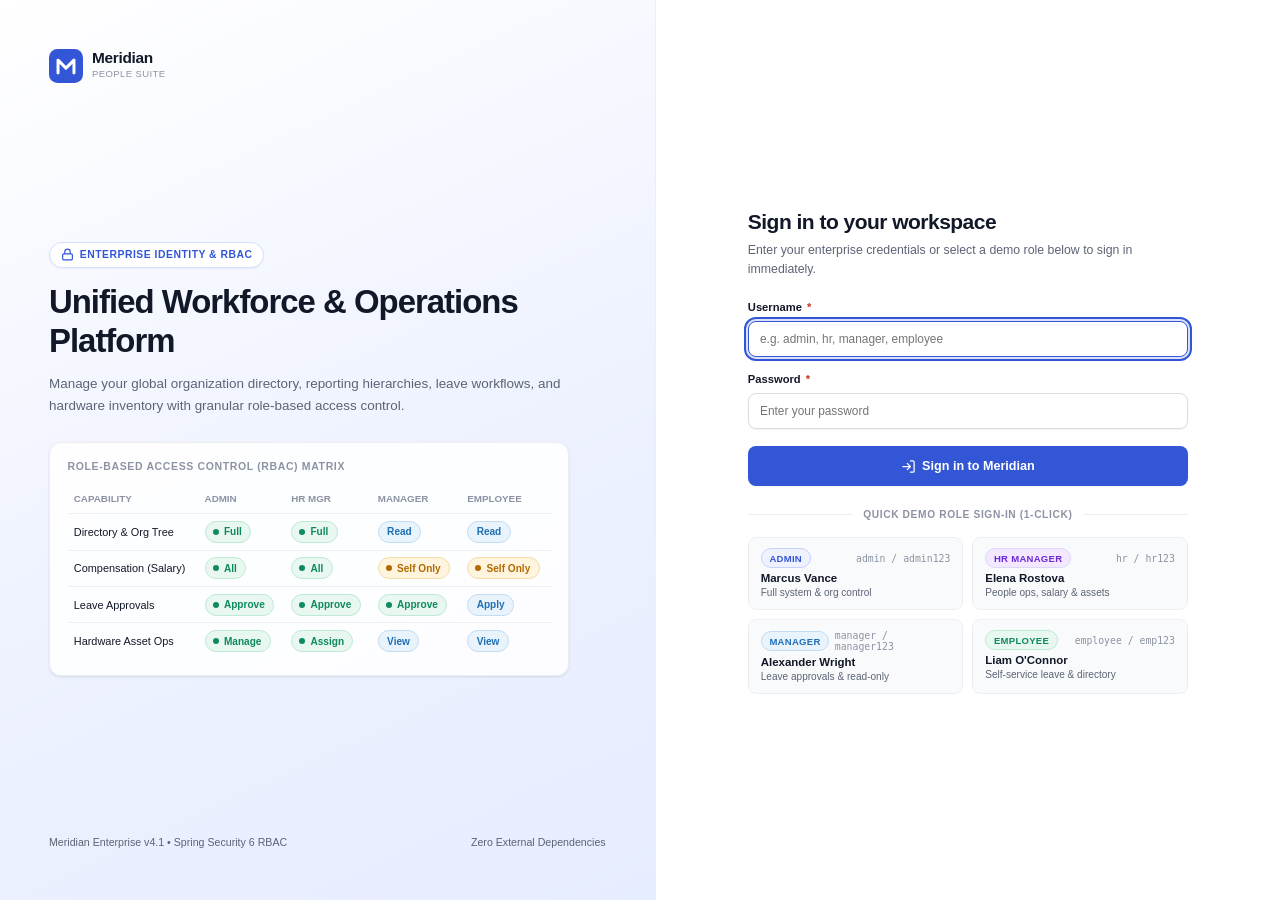
<file: target/classes/static/login.html>
<!DOCTYPE html>
<html lang="en">
<head>
  <meta charset="UTF-8">
  <meta name="viewport" content="width=device-width, initial-scale=1.0">
  <title>Sign In &middot; Meridian People Suite</title>
  <link rel="icon" type="image/svg+xml" href="favicon.svg">
  <link rel="stylesheet" href="css/styles.css">
</head>
<body>
  <div class="auth-page">
    <!-- Left Enterprise Brand & RBAC Matrix Panel -->
    <aside class="auth-showcase" aria-label="Meridian People Suite overview">
      <a class="sidebar-brand" href="login.html" style="padding:0;">
        <svg class="brand-logo" viewBox="0 0 32 32" aria-hidden="true">
          <rect width="32" height="32" rx="8" fill="#3256d6"/>
          <path d="M8.5 22.5V10.5L16 18l7.5-7.5v12" fill="none" stroke="#fff" stroke-width="2.8" stroke-linecap="round" stroke-linejoin="round"/>
        </svg>
        <div>
          <div class="brand-name">Meridian</div>
          <div class="brand-tag">People Suite</div>
        </div>
      </a>

      <div class="auth-hero-copy">
        <div class="auth-eyebrow">
          <svg style="width:13px;height:13px;stroke:currentColor;fill:none;stroke-width:2.2" viewBox="0 0 24 24"><rect x="3" y="11" width="18" height="11" rx="2"/><path d="M7 11V7a5 5 0 0 1 10 0v4"/></svg>
          Enterprise Identity &amp; RBAC
        </div>
        <h1>Unified Workforce &amp; Operations Platform</h1>
        <p>
          Manage your global organization directory, reporting hierarchies, leave workflows, and hardware inventory with granular role-based access control.
        </p>

        <div class="rbac-matrix-card">
          <div class="rbac-matrix-title">Role-Based Access Control (RBAC) Matrix</div>
          <table class="rbac-matrix-table" aria-label="Role permissions comparison">
            <thead>
              <tr>
                <th>Capability</th>
                <th>Admin</th>
                <th>HR Mgr</th>
                <th>Manager</th>
                <th>Employee</th>
              </tr>
            </thead>
            <tbody>
              <tr>
                <td>Directory &amp; Org Tree</td>
                <td><span class="badge badge-active">Full</span></td>
                <td><span class="badge badge-active">Full</span></td>
                <td><span class="badge badge-info">Read</span></td>
                <td><span class="badge badge-info">Read</span></td>
              </tr>
              <tr>
                <td>Compensation (Salary)</td>
                <td><span class="badge badge-active">All</span></td>
                <td><span class="badge badge-active">All</span></td>
                <td><span class="badge badge-on-leave">Self Only</span></td>
                <td><span class="badge badge-on-leave">Self Only</span></td>
              </tr>
              <tr>
                <td>Leave Approvals</td>
                <td><span class="badge badge-active">Approve</span></td>
                <td><span class="badge badge-active">Approve</span></td>
                <td><span class="badge badge-active">Approve</span></td>
                <td><span class="badge badge-info">Apply</span></td>
              </tr>
              <tr>
                <td>Hardware Asset Ops</td>
                <td><span class="badge badge-active">Manage</span></td>
                <td><span class="badge badge-active">Assign</span></td>
                <td><span class="badge badge-info">View</span></td>
                <td><span class="badge badge-info">View</span></td>
              </tr>
            </tbody>
          </table>
        </div>
      </div>

      <div style="display:flex; align-items:center; justify-content:space-between; font-size:0.76rem; color:var(--text-muted);">
        <span>Meridian Enterprise v4.1 &bull; Spring Security 6 RBAC</span>
        <span>Zero External Dependencies</span>
      </div>
    </aside>

    <!-- Right Sign-In Form & One-Click Role Switcher -->
    <main class="auth-panel-wrap">
      <div class="auth-card">
        <div class="auth-card-header">
          <h2>Sign in to your workspace</h2>
          <p>Enter your enterprise credentials or select a demo role below to sign in immediately.</p>
        </div>

        <div id="login-error" class="auth-error-alert" role="alert">
          <svg viewBox="0 0 24 24"><circle cx="12" cy="12" r="10"/><line x1="12" y1="8" x2="12" y2="12"/><line x1="12" y1="16" x2="12.01" y2="16"/></svg>
          <span id="login-error-text">Invalid username or password.</span>
        </div>

        <form id="login-form" novalidate>
          <div class="form-group" style="margin-bottom:1rem;">
            <label class="form-label" for="login-username">Username <span class="req">*</span></label>
            <input type="text" id="login-username" class="form-input form-input-plain" placeholder="e.g. admin, hr, manager, employee" autocomplete="username" required autofocus>
          </div>

          <div class="form-group" style="margin-bottom:1.25rem;">
            <label class="form-label" for="login-password">Password <span class="req">*</span></label>
            <input type="password" id="login-password" class="form-input form-input-plain" placeholder="Enter your password" autocomplete="current-password" required>
          </div>

          <button type="submit" id="login-submit-btn" class="btn btn-primary" style="width:100%; height:40px; font-size:0.9rem;">
            <svg viewBox="0 0 24 24"><path d="M15 3h4a2 2 0 0 1 2 2v14a2 2 0 0 1-2 2h-4"/><polyline points="10 17 15 12 10 7"/><line x1="15" y1="12" x2="3" y2="12"/></svg>
            Sign in to Meridian
          </button>
        </form>

        <div class="auth-divider">Quick Demo Role Sign-In (1-Click)</div>

        <div class="demo-accounts-grid">
          <button type="button" class="demo-account-btn" data-user="admin" data-pass="admin123">
            <div class="demo-account-top">
              <span class="role-pill role-pill-ADMIN">Admin</span>
              <span class="demo-account-creds">admin / admin123</span>
            </div>
            <div class="demo-account-name">Marcus Vance</div>
            <div style="font-size:0.72rem; color:var(--text-muted);">Full system &amp; org control</div>
          </button>

          <button type="button" class="demo-account-btn" data-user="hr" data-pass="hr123">
            <div class="demo-account-top">
              <span class="role-pill role-pill-HR_MANAGER">HR Manager</span>
              <span class="demo-account-creds">hr / hr123</span>
            </div>
            <div class="demo-account-name">Elena Rostova</div>
            <div style="font-size:0.72rem; color:var(--text-muted);">People ops, salary &amp; assets</div>
          </button>

          <button type="button" class="demo-account-btn" data-user="manager" data-pass="manager123">
            <div class="demo-account-top">
              <span class="role-pill role-pill-MANAGER">Manager</span>
              <span class="demo-account-creds">manager / manager123</span>
            </div>
            <div class="demo-account-name">Alexander Wright</div>
            <div style="font-size:0.72rem; color:var(--text-muted);">Leave approvals &amp; read-only</div>
          </button>

          <button type="button" class="demo-account-btn" data-user="employee" data-pass="emp123">
            <div class="demo-account-top">
              <span class="role-pill role-pill-EMPLOYEE">Employee</span>
              <span class="demo-account-creds">employee / emp123</span>
            </div>
            <div class="demo-account-name">Liam O'Connor</div>
            <div style="font-size:0.72rem; color:var(--text-muted);">Self-service leave &amp; directory</div>
          </button>
        </div>
      </div>
    </main>
  </div>

  <script src="js/api.js"></script>
  <script>
    (function () {
      const form = document.getElementById("login-form");
      const userIn = document.getElementById("login-username");
      const passIn = document.getElementById("login-password");
      const errBox = document.getElementById("login-error");
      const errText = document.getElementById("login-error-text");
      const submitBtn = document.getElementById("login-submit-btn");

      async function performLogin(username, password) {
        errBox.classList.remove("visible");
        submitBtn.disabled = true;
        try {
          await window.EMS_API.login(username, password);
          const next = new URLSearchParams(window.location.search).get("next") || "index.html";
          window.location.href = next;
        } catch (err) {
          errText.textContent = err.message || "Invalid username or password.";
          errBox.classList.add("visible");
          submitBtn.disabled = false;
        }
      }

      form.addEventListener("submit", (e) => {
        e.preventDefault();
        const u = userIn.value.trim();
        const p = passIn.value;
        if (!u || !p) {
          errText.textContent = "Please enter both username and password.";
          errBox.classList.add("visible");
          return;
        }
        performLogin(u, p);
      });

      document.querySelectorAll(".demo-account-btn").forEach((btn) => {
        btn.addEventListener("click", () => {
          userIn.value = btn.dataset.user;
          passIn.value = btn.dataset.pass;
          performLogin(btn.dataset.user, btn.dataset.pass);
        });
      });
    })();
  </script>
</body>
</html>
</file>
<file: target/classes/static/css/styles.css>
/* ==============================================================================
   Meridian People Suite - Design System (light, zero dependencies)
   Layout: fixed sidebar + top bar + content canvas
   ============================================================================== */

:root {
  /* Surfaces */
  --bg-base: #f5f6f8;
  --bg-surface: #ffffff;
  --bg-card: #f9fafb;
  --bg-hover: #f3f4f6;
  --bg-active: #eef2ff;

  /* Borders */
  --border-subtle: #eceef2;
  --border-strong: #d9dce3;
  --border-focus: #3256d6;

  /* Text */
  --text-main: #111827;
  --text-muted: #5b6475;
  --text-dim: #8b93a3;

  /* Brand */
  --primary: #3256d6;
  --primary-hover: #2744b3;
  --primary-soft: #eef2ff;
  --primary-glow: rgba(50, 86, 214, 0.18);

  /* Semantic */
  --success: #0f8a5f;
  --success-bg: #e8f7f0;
  --success-border: #bfe9d7;
  --warning: #b06a00;
  --warning-bg: #fff4de;
  --warning-border: #f6dca6;
  --danger: #c4311f;
  --danger-bg: #fdecea;
  --danger-border: #f5c4be;
  --info: #1f6fb5;
  --info-bg: #e9f3fc;
  --info-border: #c3dcf2;
  --neutral: #6d4fd1;

  --font-sans: "Inter", -apple-system, BlinkMacSystemFont, "Segoe UI", Roboto, "Helvetica Neue", Arial, sans-serif;
  --font-mono: ui-monospace, SFMono-Regular, Menlo, Consolas, monospace;

  --shadow-xs: 0 1px 2px rgba(16, 24, 40, 0.05);
  --shadow-sm: 0 1px 3px rgba(16, 24, 40, 0.08), 0 1px 2px rgba(16, 24, 40, 0.04);
  --shadow-md: 0 4px 12px -2px rgba(16, 24, 40, 0.1), 0 2px 4px -2px rgba(16, 24, 40, 0.06);
  --shadow-lg: 0 20px 40px -8px rgba(16, 24, 40, 0.2);
  --radius-sm: 6px;
  --radius-md: 8px;
  --radius-lg: 12px;
  --radius-full: 9999px;
  --transition: all 0.15s ease;
  --sidebar-w: 248px;
  color-scheme: light;
}

*, *::before, *::after { box-sizing: border-box; margin: 0; padding: 0; }

html, body {
  min-height: 100vh;
  background: var(--bg-base);
  color: var(--text-main);
  font-family: var(--font-sans);
  font-size: 14px;
  line-height: 1.5;
  -webkit-font-smoothing: antialiased;
  font-feature-settings: "cv11", "ss01";
}

a { color: var(--primary); }
button { font-family: inherit; }

/* ---------- App shell ---------- */
.app-layout { display: flex; min-height: 100vh; }

.sidebar {
  position: sticky;
  top: 0;
  align-self: flex-start;
  height: 100vh;
  width: var(--sidebar-w);
  flex-shrink: 0;
  display: flex;
  flex-direction: column;
  background: var(--bg-surface);
  border-right: 1px solid var(--border-subtle);
  padding: 1.1rem 0.85rem;
}

.sidebar-brand {
  display: flex;
  align-items: center;
  gap: 0.65rem;
  padding: 0.25rem 0.5rem 1.25rem;
  text-decoration: none;
  color: var(--text-main);
}
.brand-logo { width: 34px; height: 34px; flex-shrink: 0; }
.brand-name { font-size: 1.1rem; font-weight: 700; letter-spacing: -0.02em; line-height: 1.1; }
.brand-tag { font-size: 0.68rem; color: var(--text-dim); font-weight: 500; letter-spacing: 0.04em; text-transform: uppercase; }

.nav-section-label {
  padding: 0.9rem 0.65rem 0.35rem;
  font-size: 0.68rem;
  font-weight: 600;
  letter-spacing: 0.08em;
  text-transform: uppercase;
  color: var(--text-dim);
}

.app-nav { display: flex; flex-direction: column; gap: 2px; }

.nav-link {
  display: flex;
  align-items: center;
  gap: 0.7rem;
  padding: 0.55rem 0.65rem;
  font-size: 0.875rem;
  font-weight: 500;
  color: var(--text-muted);
  text-decoration: none;
  border-radius: var(--radius-md);
  transition: var(--transition);
}
.nav-link:hover { background: var(--bg-hover); color: var(--text-main); }
.nav-link.active { background: var(--primary-soft); color: var(--primary); font-weight: 600; }
.nav-link .nav-icon { width: 18px; height: 18px; fill: none; stroke: currentColor; stroke-width: 1.8; stroke-linecap: round; stroke-linejoin: round; flex-shrink: 0; }
.nav-count { margin-left: auto; min-width: 20px; padding: 0 6px; font-size: 0.7rem; font-weight: 700; text-align: center; line-height: 20px; color: #fff; background: var(--primary); border-radius: var(--radius-full); }
.nav-count:empty { display: none; }

.sidebar-footer { margin-top: auto; padding-top: 1rem; border-top: 1px solid var(--border-subtle); display: flex; flex-direction: column; gap: 0.6rem; }

.system-status-indicator {
  display: flex;
  align-items: center;
  gap: 0.5rem;
  padding: 0.5rem 0.65rem;
  font-size: 0.75rem;
  color: var(--text-muted);
  background: var(--bg-card);
  border: 1px solid var(--border-subtle);
  border-radius: var(--radius-md);
}
.status-dot { width: 8px; height: 8px; border-radius: 50%; background: var(--success); box-shadow: 0 0 0 3px var(--success-bg); flex-shrink: 0; }
.status-dot.offline { background: var(--warning); box-shadow: 0 0 0 3px var(--warning-bg); }

.h2-link-btn { display: flex; align-items: center; gap: 0.5rem; padding: 0.4rem 0.65rem; font-size: 0.75rem; font-weight: 500; color: var(--text-dim); text-decoration: none; border-radius: var(--radius-sm); }
.h2-link-btn:hover { color: var(--text-main); background: var(--bg-hover); }

.app-main { flex: 1; min-width: 0; display: flex; flex-direction: column; }

.topbar {
  position: sticky;
  top: 0;
  z-index: 40;
  display: flex;
  align-items: center;
  gap: 1rem;
  height: 60px;
  padding: 0 clamp(1rem, 2.5vw, 2rem);
  background: rgba(255, 255, 255, 0.9);
  backdrop-filter: blur(10px);
  border-bottom: 1px solid var(--border-subtle);
}
.breadcrumb { display: flex; align-items: center; gap: 0.5rem; font-size: 0.85rem; color: var(--text-dim); white-space: nowrap; }
.breadcrumb strong { color: var(--text-main); font-weight: 600; }
.topbar-spacer { flex: 1; }

.topbar-search { position: relative; width: min(360px, 38vw); }
.topbar-search svg { position: absolute; left: 0.75rem; top: 50%; transform: translateY(-50%); width: 16px; height: 16px; stroke: var(--text-dim); fill: none; stroke-width: 2; pointer-events: none; }
.topbar-search input {
  width: 100%;
  height: 36px;
  padding: 0 0.75rem 0 2.2rem;
  font: inherit;
  font-size: 0.85rem;
  color: var(--text-main);
  background: var(--bg-base);
  border: 1px solid transparent;
  border-radius: var(--radius-md);
  outline: none;
  transition: var(--transition);
}
.topbar-search input:focus { background: #fff; border-color: var(--border-focus); box-shadow: 0 0 0 3px var(--primary-glow); }

.icon-btn { position: relative; display: inline-flex; align-items: center; justify-content: center; width: 36px; height: 36px; color: var(--text-muted); background: transparent; border: 1px solid transparent; border-radius: var(--radius-md); cursor: pointer; text-decoration: none; transition: var(--transition); }
.icon-btn:hover { background: var(--bg-hover); color: var(--text-main); }
.icon-btn svg { width: 19px; height: 19px; fill: none; stroke: currentColor; stroke-width: 1.8; stroke-linecap: round; stroke-linejoin: round; }
.icon-btn .badge-dot { position: absolute; top: 5px; right: 4px; min-width: 16px; height: 16px; padding: 0 4px; font-size: 0.62rem; font-weight: 700; line-height: 16px; text-align: center; color: #fff; background: var(--danger); border-radius: var(--radius-full); border: 2px solid #fff; box-sizing: content-box; }
.badge-dot:empty { display: none; }

.user-chip { display: flex; align-items: center; gap: 0.6rem; padding: 0.25rem 0.6rem 0.25rem 0.25rem; border-radius: var(--radius-full); border: 1px solid var(--border-subtle); background: #fff; }
.user-chip .avatar-circle { width: 28px; height: 28px; font-size: 0.7rem; }
.user-chip-meta { line-height: 1.15; }
.user-chip-meta strong { display: block; font-size: 0.78rem; font-weight: 600; }
.user-chip-meta span { font-size: 0.68rem; color: var(--text-dim); }

/* ---------- Page canvas ---------- */
.page-container { width: 100%; max-width: 1440px; margin: 0 auto; padding: clamp(1rem, 2.5vw, 2rem); }

.page-hero { display: flex; flex-wrap: wrap; align-items: flex-end; justify-content: space-between; gap: 1rem; margin-bottom: 1.5rem; }
.hero-titles h2 { font-size: clamp(1.35rem, 2vw, 1.65rem); font-weight: 700; letter-spacing: -0.025em; }
.hero-titles p { color: var(--text-muted); font-size: 0.9rem; margin-top: 0.15rem; }
.hero-actions { display: flex; gap: 0.6rem; }

/* ---------- Buttons ---------- */
.btn { display: inline-flex; align-items: center; justify-content: center; gap: 0.45rem; height: 36px; padding: 0 0.95rem; font-size: 0.85rem; font-weight: 600; border-radius: var(--radius-md); border: 1px solid transparent; cursor: pointer; text-decoration: none; transition: var(--transition); white-space: nowrap; }
.btn svg { width: 15px; height: 15px; fill: none; stroke: currentColor; stroke-width: 2; stroke-linecap: round; stroke-linejoin: round; }
.btn:disabled { opacity: 0.55; cursor: not-allowed; }
.btn-primary { background: var(--primary); color: #fff; box-shadow: var(--shadow-xs); }
.btn-primary:hover:not(:disabled) { background: var(--primary-hover); }
.btn-secondary { background: #fff; color: var(--text-main); border-color: var(--border-strong); box-shadow: var(--shadow-xs); }
.btn-secondary:hover:not(:disabled) { background: var(--bg-hover); }
.btn-success { background: var(--success-bg); color: var(--success); border-color: var(--success-border); }
.btn-success:hover:not(:disabled) { background: var(--success); color: #fff; }
.btn-danger { background: #fff; color: var(--danger); border-color: var(--danger-border); }
.btn-danger:hover:not(:disabled) { background: var(--danger); color: #fff; }
.btn-sm { height: 30px; padding: 0 0.65rem; font-size: 0.78rem; }
.btn-icon-only { width: 30px; padding: 0; }

/* ---------- KPI cards ---------- */
.kpi-grid { display: grid; grid-template-columns: repeat(auto-fit, minmax(220px, 1fr)); gap: 1rem; margin-bottom: 1.5rem; }
.kpi-card { background: var(--bg-surface); border: 1px solid var(--border-subtle); border-radius: var(--radius-lg); padding: 1.1rem 1.25rem; box-shadow: var(--shadow-xs); transition: var(--transition); }
.kpi-card:hover { box-shadow: var(--shadow-md); border-color: var(--border-strong); }
.kpi-header { display: flex; align-items: center; justify-content: space-between; margin-bottom: 0.9rem; }
.kpi-label { font-size: 0.8rem; font-weight: 600; color: var(--text-muted); }
.kpi-icon-wrap { width: 34px; height: 34px; display: flex; align-items: center; justify-content: center; border-radius: var(--radius-md); color: var(--kpi-accent, var(--primary)); background: color-mix(in srgb, var(--kpi-accent, var(--primary)) 12%, white); }
.kpi-icon-wrap svg { width: 17px; height: 17px; fill: none; stroke: currentColor; stroke-width: 2; stroke-linecap: round; stroke-linejoin: round; }
.kpi-value { font-size: 2rem; font-weight: 700; line-height: 1; letter-spacing: -0.03em; font-variant-numeric: tabular-nums; margin-bottom: 0.45rem; }
.kpi-subtext { font-size: 0.78rem; color: var(--text-dim); }

/* ---------- Panels ---------- */
.dashboard-layout { display: grid; grid-template-columns: minmax(0, 1.4fr) minmax(0, 1fr); gap: 1.25rem; margin-bottom: 1.25rem; }
.dashboard-layout.three { grid-template-columns: repeat(3, minmax(0, 1fr)); }
@media (max-width: 1100px) { .dashboard-layout, .dashboard-layout.three { grid-template-columns: 1fr; } }

.panel { background: var(--bg-surface); border: 1px solid var(--border-subtle); border-radius: var(--radius-lg); padding: 1.25rem; box-shadow: var(--shadow-xs); }
.panel-header { display: flex; align-items: center; justify-content: space-between; gap: 0.75rem; margin-bottom: 1.1rem; }
.panel-title { font-size: 0.95rem; font-weight: 650; display: flex; align-items: center; gap: 0.5rem; }
.panel-link { font-size: 0.8rem; font-weight: 600; text-decoration: none; }
.panel-link:hover { text-decoration: underline; }

/* Distribution bars */
.distribution-list { display: flex; flex-direction: column; gap: 1rem; }
.dist-item-header { display: flex; justify-content: space-between; font-size: 0.84rem; margin-bottom: 0.35rem; }
.dist-name { font-weight: 600; }
.dist-stats { color: var(--text-muted); font-variant-numeric: tabular-nums; font-size: 0.8rem; }
.dist-track { height: 8px; background: var(--bg-hover); border-radius: var(--radius-full); overflow: hidden; }
.dist-fill { height: 100%; border-radius: var(--radius-full); background: var(--primary); transition: width 0.6s ease; }

/* Donut (pure CSS conic-gradient) */
.donut-wrap { display: flex; align-items: center; gap: 1.5rem; flex-wrap: wrap; }
.donut { position: relative; width: 140px; height: 140px; border-radius: 50%; flex-shrink: 0; }
.donut::after { content: ""; position: absolute; inset: 24px; background: var(--bg-surface); border-radius: 50%; }
.donut-center { position: absolute; inset: 0; z-index: 1; display: flex; flex-direction: column; align-items: center; justify-content: center; }
.donut-center strong { font-size: 1.6rem; font-weight: 700; line-height: 1; }
.donut-center span { font-size: 0.7rem; color: var(--text-dim); text-transform: uppercase; letter-spacing: 0.05em; }
.legend { display: flex; flex-direction: column; gap: 0.6rem; flex: 1; min-width: 150px; }
.legend-row { display: flex; align-items: center; gap: 0.55rem; font-size: 0.84rem; }
.legend-swatch { width: 10px; height: 10px; border-radius: 3px; flex-shrink: 0; }
.legend-row b { margin-left: auto; font-variant-numeric: tabular-nums; }

/* Timeline */
.timeline-list { display: flex; flex-direction: column; position: relative; max-height: 420px; overflow-y: auto; padding-right: 0.25rem; }
.timeline-item { position: relative; display: flex; gap: 0.85rem; padding-bottom: 1.1rem; }
.timeline-item:last-child { padding-bottom: 0; }
.timeline-item::before { content: ""; position: absolute; left: 6px; top: 16px; bottom: 0; width: 1px; background: var(--border-subtle); }
.timeline-item:last-child::before { display: none; }
.timeline-node { width: 13px; height: 13px; margin-top: 4px; border-radius: 50%; flex-shrink: 0; background: #fff; border: 3px solid var(--primary); }
.timeline-node.node-hired { border-color: var(--success); }
.timeline-node.node-promoted { border-color: var(--neutral); }
.timeline-node.node-transferred { border-color: var(--info); }
.timeline-node.node-terminated { border-color: var(--danger); }
.timeline-content { flex: 1; min-width: 0; }
.timeline-meta { display: flex; justify-content: space-between; gap: 0.5rem; }
.timeline-title { font-size: 0.84rem; font-weight: 600; }
.timeline-time { font-size: 0.72rem; color: var(--text-dim); white-space: nowrap; }
.timeline-desc { font-size: 0.8rem; color: var(--text-muted); }

/* Quick list rows (pending approvals) */
.list-row { display: flex; align-items: center; gap: 0.75rem; padding: 0.7rem 0; border-bottom: 1px solid var(--border-subtle); }
.list-row:last-child { border-bottom: none; padding-bottom: 0; }
.list-row:first-child { padding-top: 0; }
.list-row-main { flex: 1; min-width: 0; }
.list-row-main strong { display: block; font-size: 0.85rem; font-weight: 600; }
.list-row-main span { font-size: 0.78rem; color: var(--text-muted); }

/* ---------- Filter bar ---------- */
.filter-bar { display: flex; flex-wrap: wrap; align-items: center; justify-content: space-between; gap: 0.75rem; margin-bottom: 1rem; }
.search-box-wrap { position: relative; flex: 1; min-width: 240px; max-width: 400px; }
.search-icon { position: absolute; left: 0.75rem; top: 50%; transform: translateY(-50%); width: 16px; height: 16px; stroke: var(--text-dim); fill: none; stroke-width: 2; pointer-events: none; }
.filter-group { display: flex; align-items: center; gap: 0.5rem; }

.form-input, .form-select, .form-textarea { width: 100%; padding: 0 0.8rem; height: 36px; font: inherit; font-size: 0.85rem; color: var(--text-main); background: #fff; border: 1px solid var(--border-strong); border-radius: var(--radius-md); outline: none; transition: var(--transition); box-shadow: var(--shadow-xs); }
.search-box-wrap .form-input { padding-left: 2.2rem; }
.form-input-plain { padding-left: 0.8rem; }
.form-input:focus, .form-select:focus, .form-textarea:focus { border-color: var(--border-focus); box-shadow: 0 0 0 3px var(--primary-glow); }
.form-select { width: auto; min-width: 150px; padding-right: 2rem; cursor: pointer; appearance: none; background-image: url("data:image/svg+xml,%3Csvg xmlns='http://www.w3.org/2000/svg' width='16' height='16' fill='none' stroke='%238b93a3' stroke-width='2' stroke-linecap='round' stroke-linejoin='round'%3E%3Cpolyline points='4 6 8 10 12 6'/%3E%3C/svg%3E"); background-repeat: no-repeat; background-position: right 0.6rem center; }
.modal-body .form-select { width: 100%; }
.form-textarea { height: auto; min-height: 90px; padding: 0.6rem 0.8rem; resize: vertical; }

/* ---------- Tables ---------- */
.table-responsive { width: 100%; overflow-x: auto; background: var(--bg-surface); border: 1px solid var(--border-subtle); border-radius: var(--radius-lg); box-shadow: var(--shadow-xs); }
.data-table { width: 100%; border-collapse: collapse; text-align: left; font-size: 0.85rem; }
.data-table thead { background: var(--bg-card); }
.data-table th { padding: 0.7rem 1rem; font-size: 0.72rem; font-weight: 600; text-transform: uppercase; letter-spacing: 0.05em; color: var(--text-dim); white-space: nowrap; border-bottom: 1px solid var(--border-subtle); }
.data-table td { padding: 0.85rem 1rem; border-bottom: 1px solid var(--border-subtle); vertical-align: middle; }
.data-table tbody tr { transition: background 0.1s; }
.data-table tbody tr:hover { background: var(--bg-card); }
.data-table tbody tr:last-child td { border-bottom: none; }
.data-table th[data-sort] { cursor: pointer; user-select: none; }
.data-table th[data-sort]:hover { color: var(--text-main); }
.data-table th[data-sort]::after { content: "\2195"; margin-left: 0.35rem; opacity: 0.4; }
.data-table th[aria-sort="ascending"]::after { content: "\2191"; opacity: 1; color: var(--primary); }
.data-table th[aria-sort="descending"]::after { content: "\2193"; opacity: 1; color: var(--primary); }
.font-mono { font-family: var(--font-mono); font-size: 0.78rem; color: var(--text-dim); }
.table-row-actions { display: inline-flex; gap: 0.35rem; justify-content: flex-end; }

.user-cell { display: flex; align-items: center; gap: 0.7rem; }
.avatar-circle { width: 34px; height: 34px; border-radius: 50%; display: flex; align-items: center; justify-content: center; flex-shrink: 0; font-size: 0.75rem; font-weight: 600; color: #fff; background: var(--primary); letter-spacing: 0.02em; }
.user-name { font-weight: 600; }
.user-email { font-size: 0.78rem; color: var(--text-muted); }

/* ---------- Badges (status pills with dot) ---------- */
.badge { display: inline-flex; align-items: center; gap: 0.38rem; height: 22px; padding: 0 0.6rem; font-size: 0.72rem; font-weight: 600; border-radius: var(--radius-full); border: 1px solid transparent; white-space: nowrap; }
.badge-active, .badge-on-leave, .badge-terminated { padding-left: 0.5rem; }
.badge-active::before, .badge-on-leave::before, .badge-terminated::before { content: ""; width: 6px; height: 6px; border-radius: 50%; background: currentColor; }
.badge-active { background: var(--success-bg); color: var(--success); border-color: var(--success-border); }
.badge-on-leave { background: var(--warning-bg); color: var(--warning); border-color: var(--warning-border); }
.badge-terminated { background: var(--danger-bg); color: var(--danger); border-color: var(--danger-border); }
.badge-info { background: var(--info-bg); color: var(--info); border-color: var(--info-border); }

/* ---------- Pagination ---------- */
.pagination-bar { display: flex; align-items: center; justify-content: space-between; padding: 0.75rem 1rem; border-top: 1px solid var(--border-subtle); font-size: 0.82rem; color: var(--text-muted); }
.pagination-controls { display: flex; align-items: center; gap: 0.4rem; }

/* ---------- Modals ---------- */
.modal-overlay { position: fixed; inset: 0; z-index: 100; display: flex; align-items: center; justify-content: center; padding: 1.5rem; background: rgba(17, 24, 39, 0.45); backdrop-filter: blur(3px); opacity: 0; visibility: hidden; transition: opacity 0.18s, visibility 0.18s; }
.modal-overlay.active { opacity: 1; visibility: visible; }
.modal-dialog { width: 100%; max-width: 580px; max-height: 90vh; display: flex; flex-direction: column; background: #fff; border-radius: var(--radius-lg); box-shadow: var(--shadow-lg); overflow: hidden; transform: translateY(8px) scale(0.98); transition: transform 0.18s ease; }
.modal-overlay.active .modal-dialog { transform: none; }
.modal-header { display: flex; align-items: center; justify-content: space-between; padding: 1.1rem 1.4rem; border-bottom: 1px solid var(--border-subtle); }
.modal-header h3 { font-size: 1.05rem; font-weight: 650; }
.modal-close-btn { display: flex; padding: 0.35rem; color: var(--text-dim); background: none; border: none; border-radius: var(--radius-sm); cursor: pointer; }
.modal-close-btn:hover { background: var(--bg-hover); color: var(--text-main); }
.modal-close-btn svg { width: 18px; height: 18px; stroke: currentColor; fill: none; stroke-width: 2; }
.modal-body { padding: 1.4rem; overflow-y: auto; }
.modal-footer { display: flex; justify-content: flex-end; gap: 0.6rem; padding: 0.9rem 1.4rem; background: var(--bg-card); border-top: 1px solid var(--border-subtle); }

.form-grid { display: grid; grid-template-columns: 1fr 1fr; gap: 1rem; }
.form-full { grid-column: 1 / -1; }
.form-group { display: flex; flex-direction: column; gap: 0.35rem; }
.form-label { font-size: 0.8rem; font-weight: 600; color: var(--text-main); }
.form-label span.req { color: var(--danger); margin-left: 2px; }
.form-input.invalid, .form-select.invalid, .form-textarea.invalid { border-color: var(--danger); }
.field-error { color: var(--danger); font-size: 0.75rem; font-weight: 500; }
.confirm-dialog { max-width: 440px; }
.confirm-message { color: var(--text-muted); line-height: 1.6; }

/* ---------- Toasts ---------- */
.toast-container { position: fixed; right: 1.25rem; bottom: 1.25rem; z-index: 200; display: flex; flex-direction: column; gap: 0.6rem; pointer-events: none; }
.toast { pointer-events: auto; display: flex; align-items: center; gap: 0.65rem; min-width: 280px; max-width: 420px; padding: 0.8rem 1rem; font-size: 0.85rem; font-weight: 500; background: #fff; border: 1px solid var(--border-subtle); border-left: 4px solid var(--info); border-radius: var(--radius-md); box-shadow: var(--shadow-md); animation: toastIn 0.22s ease; }
.toast svg { width: 18px; height: 18px; flex-shrink: 0; fill: none; stroke: currentColor; stroke-width: 2; }
.toast-success { border-left-color: var(--success); } .toast-success svg { color: var(--success); }
.toast-error { border-left-color: var(--danger); } .toast-error svg { color: var(--danger); }
.toast-warning { border-left-color: var(--warning); } .toast-warning svg { color: var(--warning); }
.toast-info svg { color: var(--info); }
@keyframes toastIn { from { opacity: 0; transform: translateY(10px); } to { opacity: 1; transform: none; } }

/* ---------- Banner / empty / skeleton ---------- */
.offline-banner { display: none; align-items: center; justify-content: center; gap: 0.5rem; padding: 0.5rem 1rem; font-size: 0.8rem; font-weight: 600; color: var(--warning); background: var(--warning-bg); border-bottom: 1px solid var(--warning-border); }
.offline-banner.visible { display: flex; }
.offline-banner svg { width: 15px; height: 15px; stroke: currentColor; fill: none; stroke-width: 2; }

.empty-state { text-align: center; padding: 3rem 1.5rem; color: var(--text-dim); }
.empty-state svg { width: 42px; height: 42px; stroke: var(--border-strong); fill: none; stroke-width: 1.5; margin-bottom: 0.7rem; }
.empty-state h4 { font-size: 0.95rem; font-weight: 600; color: var(--text-muted); }

.skeleton { display: block; height: 14px; border-radius: var(--radius-sm); background: linear-gradient(90deg, var(--bg-hover) 25%, #e8eaee 50%, var(--bg-hover) 75%); background-size: 200% 100%; animation: shimmer 1.3s infinite linear; }
@keyframes shimmer { from { background-position: 200% 0; } to { background-position: -200% 0; } }

/* ---------- Leave balance & hierarchy ---------- */
.balance-panel { margin-bottom: 1.25rem; }
.balance-grid { display: grid; grid-template-columns: repeat(auto-fit, minmax(190px, 1fr)); gap: 0.9rem; }
.balance-item { padding: 0.9rem 1rem; background: var(--bg-card); border: 1px solid var(--border-subtle); border-radius: var(--radius-md); }
.balance-item .dist-track { margin-top: 0.55rem; background: #e5e7eb; }
.balance-item .dist-fill.over { background: var(--danger); }
.balance-head { display: flex; justify-content: space-between; font-size: 0.82rem; font-weight: 600; }
.balance-sub { margin-top: 0.35rem; font-size: 0.75rem; color: var(--text-dim); }
.panel-toolbar { display: flex; align-items: center; gap: 0.6rem; flex-wrap: wrap; }

.tree-block { padding: 0.75rem 1rem; margin-bottom: 1rem; background: var(--bg-card); border: 1px solid var(--border-subtle); border-radius: var(--radius-md); }
.tree-block.selected { background: var(--primary-soft); border-color: #c7d2fe; }
.tree-label { font-size: 0.7rem; font-weight: 700; letter-spacing: 0.06em; text-transform: uppercase; color: var(--text-dim); }
.tree-name { margin-top: 2px; font-size: 1rem; font-weight: 650; }
.tree-sub { font-size: 0.8rem; color: var(--text-muted); }
.tree-report { display: flex; align-items: center; justify-content: space-between; margin-top: 0.5rem; padding: 0.55rem 0.85rem; background: #fff; border: 1px solid var(--border-subtle); border-radius: var(--radius-sm); }

/* ---------- A11y & responsive ---------- */
:focus-visible { outline: 2px solid var(--border-focus); outline-offset: 2px; }
.skip-link { position: absolute; left: -9999px; top: 0; z-index: 300; padding: 0.6rem 1rem; color: #fff; background: var(--primary); border-radius: 0 0 var(--radius-md) 0; }
.skip-link:focus { left: 0; }

@media (max-width: 960px) {
  .app-layout { flex-direction: column; }
  .sidebar { position: static; width: 100%; height: auto; flex-direction: row; flex-wrap: wrap; align-items: center; gap: 0.5rem; padding: 0.6rem 0.9rem; border-right: none; border-bottom: 1px solid var(--border-subtle); }
  .sidebar-brand { padding: 0; }
  .app-nav { flex-direction: row; overflow-x: auto; flex: 1; }
  .nav-section-label, .sidebar-footer { display: none; }
  .topbar-search, .user-chip-meta { display: none; }
}
@media (max-width: 640px) {
  .form-grid { grid-template-columns: 1fr; }
  .page-hero { flex-direction: column; align-items: flex-start; }
  .filter-bar { flex-direction: column; align-items: stretch; }
  .filter-group { flex-wrap: wrap; }
  .pagination-bar { flex-direction: column; gap: 0.6rem; }
}
@media (prefers-reduced-motion: reduce) { *, *::before, *::after { animation: none !important; transition: none !important; } }

/* ==============================================================================
   Authentication & Role-Based Access Control (RBAC) UI
   ============================================================================== */
.auth-page {
  min-height: 100vh;
  display: grid;
  grid-template-columns: minmax(380px, 1.05fr) minmax(420px, 1fr);
  background: var(--bg-base);
}
@media (max-width: 960px) {
  .auth-page { grid-template-columns: 1fr; }
  .auth-showcase { display: none !important; }
}

.auth-showcase {
  display: flex;
  flex-direction: column;
  justify-content: space-between;
  padding: clamp(2rem, 4vw, 3.5rem);
  background: linear-gradient(155deg, #ffffff 0%, #eef2ff 55%, #e6edff 100%);
  border-right: 1px solid var(--border-subtle);
  position: relative;
  overflow: hidden;
}

.auth-hero-copy { max-width: 520px; margin: auto 0; }
.auth-eyebrow {
  display: inline-flex;
  align-items: center;
  gap: 0.45rem;
  padding: 0.3rem 0.75rem;
  font-size: 0.74rem;
  font-weight: 700;
  letter-spacing: 0.05em;
  text-transform: uppercase;
  color: var(--primary);
  background: #fff;
  border: 1px solid #d5dfff;
  border-radius: var(--radius-full);
  box-shadow: var(--shadow-xs);
  margin-bottom: 1.1rem;
}
.auth-hero-copy h1 {
  font-size: clamp(1.75rem, 2.6vw, 2.35rem);
  font-weight: 800;
  letter-spacing: -0.03em;
  line-height: 1.18;
  color: var(--text-main);
  margin-bottom: 0.85rem;
}
.auth-hero-copy p {
  font-size: 0.96rem;
  color: var(--text-muted);
  line-height: 1.65;
  margin-bottom: 1.75rem;
}

.rbac-matrix-card {
  background: rgba(255, 255, 255, 0.9);
  border: 1px solid var(--border-subtle);
  border-radius: var(--radius-lg);
  padding: 1.15rem 1.25rem;
  box-shadow: var(--shadow-sm);
}
.rbac-matrix-title {
  font-size: 0.75rem;
  font-weight: 700;
  text-transform: uppercase;
  letter-spacing: 0.06em;
  color: var(--text-dim);
  margin-bottom: 0.75rem;
}
.rbac-matrix-table {
  width: 100%;
  border-collapse: collapse;
  font-size: 0.78rem;
}
.rbac-matrix-table th, .rbac-matrix-table td {
  padding: 0.48rem 0.45rem;
  border-bottom: 1px solid var(--border-subtle);
  text-align: left;
}
.rbac-matrix-table tr:last-child td { border-bottom: none; }
.rbac-matrix-table th { font-weight: 600; color: var(--text-dim); font-size: 0.7rem; text-transform: uppercase; }

.auth-panel-wrap {
  display: flex;
  flex-direction: column;
  justify-content: center;
  align-items: center;
  padding: clamp(1.5rem, 4vw, 3rem);
  background: var(--bg-surface);
}
.auth-card {
  width: 100%;
  max-width: 440px;
}
.auth-card-header { margin-bottom: 1.5rem; }
.auth-card-header h2 { font-size: 1.5rem; font-weight: 750; letter-spacing: -0.025em; }
.auth-card-header p { color: var(--text-muted); font-size: 0.88rem; margin-top: 0.25rem; }

.auth-error-alert {
  display: none;
  align-items: center;
  gap: 0.55rem;
  padding: 0.7rem 0.9rem;
  margin-bottom: 1rem;
  font-size: 0.82rem;
  font-weight: 500;
  color: var(--danger);
  background: var(--danger-bg);
  border: 1px solid var(--danger-border);
  border-radius: var(--radius-md);
}
.auth-error-alert.visible { display: flex; }
.auth-error-alert svg { width: 16px; height: 16px; stroke: currentColor; fill: none; stroke-width: 2; flex-shrink: 0; }

.auth-divider {
  display: flex;
  align-items: center;
  gap: 0.75rem;
  margin: 1.5rem 0 1rem;
  color: var(--text-dim);
  font-size: 0.73rem;
  font-weight: 600;
  text-transform: uppercase;
  letter-spacing: 0.06em;
}
.auth-divider::before, .auth-divider::after {
  content: "";
  flex: 1;
  height: 1px;
  background: var(--border-subtle);
}

.demo-accounts-grid {
  display: grid;
  grid-template-columns: 1fr 1fr;
  gap: 0.65rem;
}
@media (max-width: 480px) { .demo-accounts-grid { grid-template-columns: 1fr; } }

.demo-account-btn {
  display: flex;
  flex-direction: column;
  align-items: flex-start;
  gap: 0.25rem;
  padding: 0.75rem 0.85rem;
  text-align: left;
  background: var(--bg-card);
  border: 1px solid var(--border-subtle);
  border-radius: var(--radius-md);
  cursor: pointer;
  transition: var(--transition);
}
.demo-account-btn:hover {
  background: var(--primary-soft);
  border-color: #c7d2fe;
  box-shadow: var(--shadow-xs);
}
.demo-account-top {
  display: flex;
  align-items: center;
  justify-content: space-between;
  width: 100%;
  gap: 0.4rem;
}
.demo-account-name { font-size: 0.82rem; font-weight: 650; color: var(--text-main); }
.demo-account-creds { font-family: var(--font-mono); font-size: 0.7rem; color: var(--text-dim); }

/* Role Badges */
.role-pill {
  display: inline-flex;
  align-items: center;
  gap: 0.3rem;
  height: 20px;
  padding: 0 0.55rem;
  font-size: 0.68rem;
  font-weight: 700;
  letter-spacing: 0.03em;
  text-transform: uppercase;
  border-radius: var(--radius-full);
  border: 1px solid transparent;
}
.role-pill-ADMIN { background: #eef2ff; color: #3256d6; border-color: #c7d2fe; }
.role-pill-HR_MANAGER { background: #f3e8ff; color: #6d28d9; border-color: #ddd6fe; }
.role-pill-MANAGER { background: #e9f3fc; color: #1f6fb5; border-color: #c3dcf2; }
.role-pill-EMPLOYEE { background: #e8f7f0; color: #0f8a5f; border-color: #bfe9d7; }

/* Topbar user menu & Role Switcher */
.user-menu-wrap { position: relative; }
.user-chip-btn {
  display: flex;
  align-items: center;
  gap: 0.6rem;
  padding: 0.25rem 0.65rem 0.25rem 0.28rem;
  border-radius: var(--radius-full);
  border: 1px solid var(--border-subtle);
  background: #fff;
  cursor: pointer;
  transition: var(--transition);
}
.user-chip-btn:hover { border-color: var(--border-strong); background: var(--bg-card); }
.user-chip-btn .avatar-circle { width: 28px; height: 28px; font-size: 0.7rem; }

.user-dropdown {
  position: absolute;
  right: 0;
  top: calc(100% + 8px);
  width: 285px;
  background: #fff;
  border: 1px solid var(--border-subtle);
  border-radius: var(--radius-lg);
  box-shadow: var(--shadow-lg);
  padding: 0.5rem;
  z-index: 90;
  display: none;
}
.user-dropdown.open { display: block; }
.user-dropdown-header {
  padding: 0.6rem 0.7rem;
  border-bottom: 1px solid var(--border-subtle);
  margin-bottom: 0.35rem;
}
.user-dropdown-header strong { display: block; font-size: 0.86rem; }
.user-dropdown-header span { display: block; font-size: 0.75rem; color: var(--text-muted); margin-bottom: 0.4rem; }
.user-dropdown-label {
  padding: 0.4rem 0.65rem 0.25rem;
  font-size: 0.67rem;
  font-weight: 700;
  text-transform: uppercase;
  letter-spacing: 0.06em;
  color: var(--text-dim);
}
.user-dropdown-item {
  width: 100%;
  display: flex;
  align-items: center;
  justify-content: space-between;
  gap: 0.5rem;
  padding: 0.5rem 0.65rem;
  font-size: 0.8rem;
  font-weight: 500;
  color: var(--text-main);
  background: transparent;
  border: none;
  border-radius: var(--radius-sm);
  cursor: pointer;
  text-align: left;
}
.user-dropdown-item:hover { background: var(--bg-hover); }
.user-dropdown-item.active-role { background: var(--primary-soft); color: var(--primary); font-weight: 600; }
.user-dropdown-item.danger { color: var(--danger); margin-top: 0.25rem; border-top: 1px solid var(--border-subtle); padding-top: 0.6rem; border-radius: 0 0 var(--radius-sm) var(--radius-sm); }
.user-dropdown-item.danger:hover { background: var(--danger-bg); }

/* Redacted salary chip & RBAC notice bar */
.salary-redacted {
  display: inline-flex;
  align-items: center;
  gap: 0.3rem;
  padding: 0.15rem 0.5rem;
  font-size: 0.73rem;
  font-weight: 600;
  color: var(--text-dim);
  background: var(--bg-hover);
  border: 1px solid var(--border-subtle);
  border-radius: var(--radius-sm);
}
.salary-redacted svg { width: 12px; height: 12px; stroke: currentColor; fill: none; stroke-width: 2; }

.rbac-context-bar {
  display: flex;
  align-items: center;
  justify-content: space-between;
  flex-wrap: wrap;
  gap: 0.75rem;
  padding: 0.6rem 1rem;
  margin-bottom: 1.25rem;
  background: var(--bg-surface);
  border: 1px solid var(--border-subtle);
  border-left: 3px solid var(--primary);
  border-radius: var(--radius-md);
  font-size: 0.8rem;
  color: var(--text-muted);
}
.rbac-context-bar strong { color: var(--text-main); }
</file>
